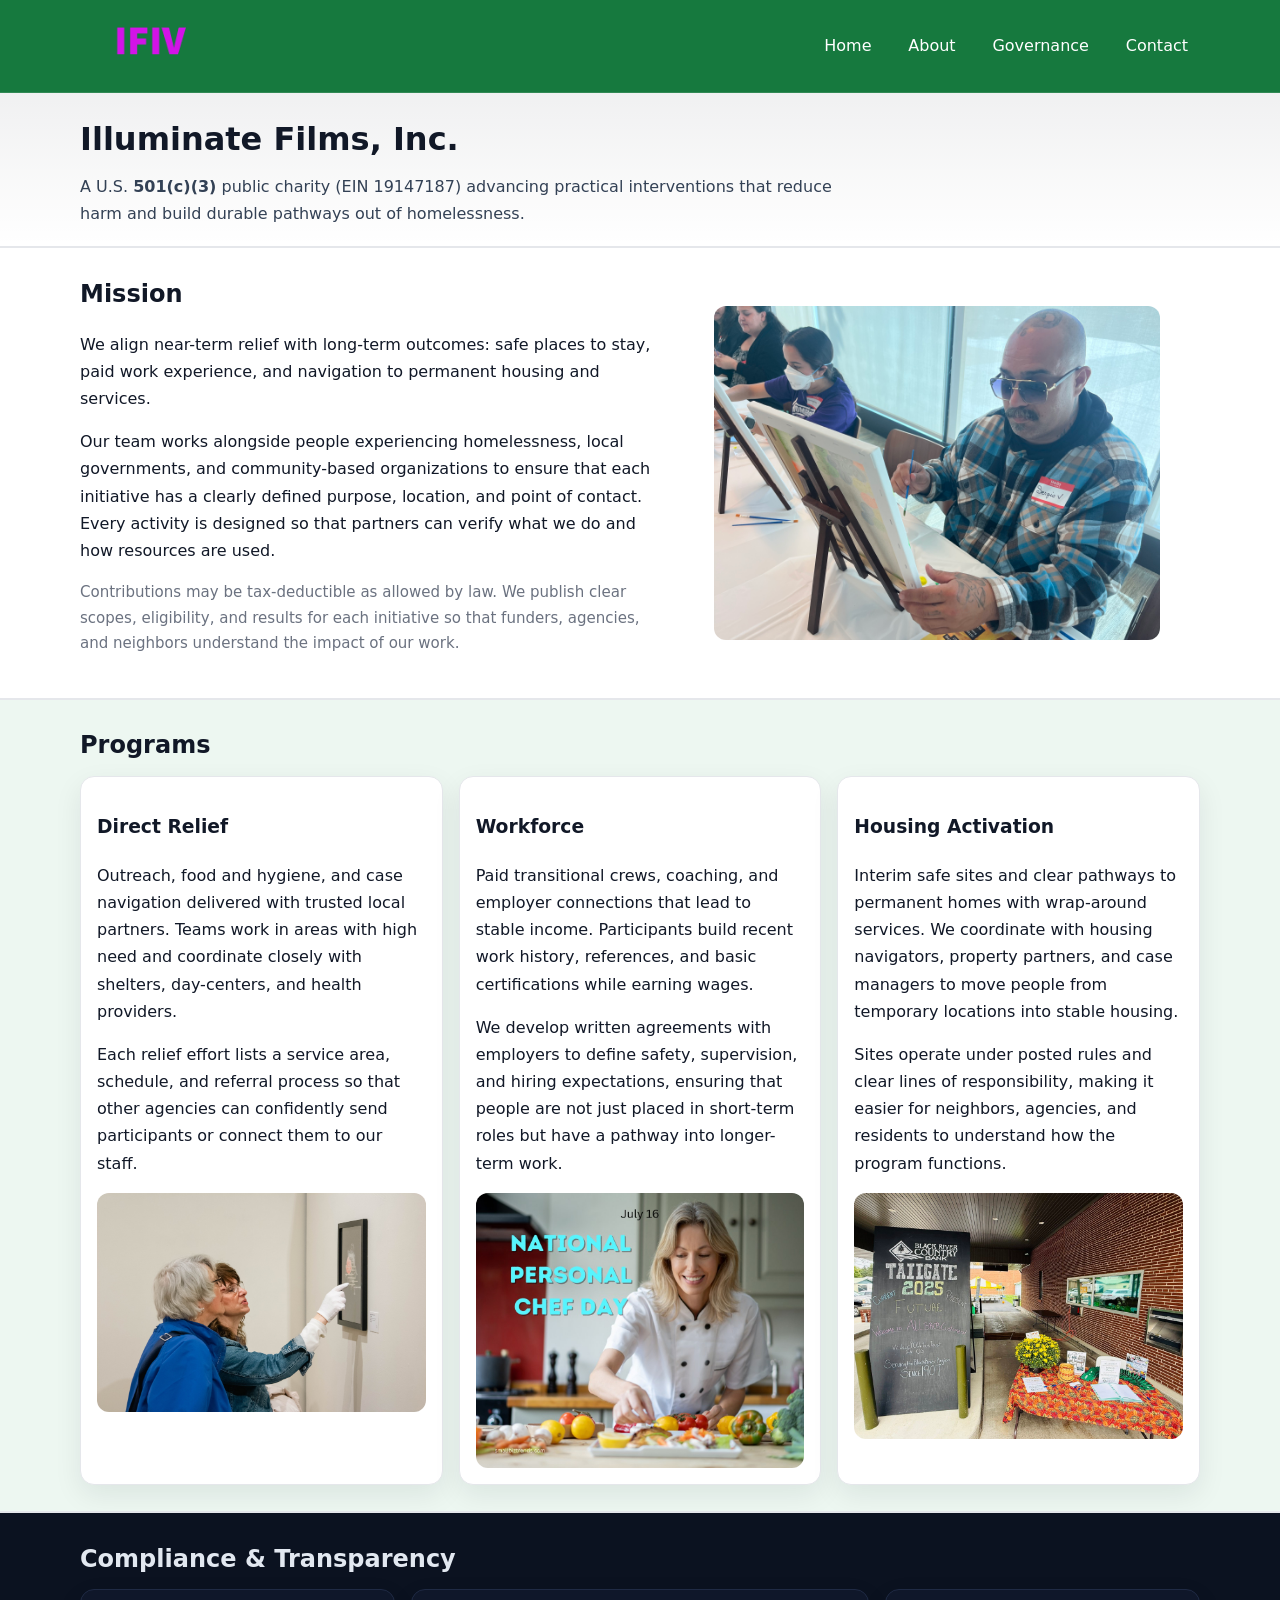
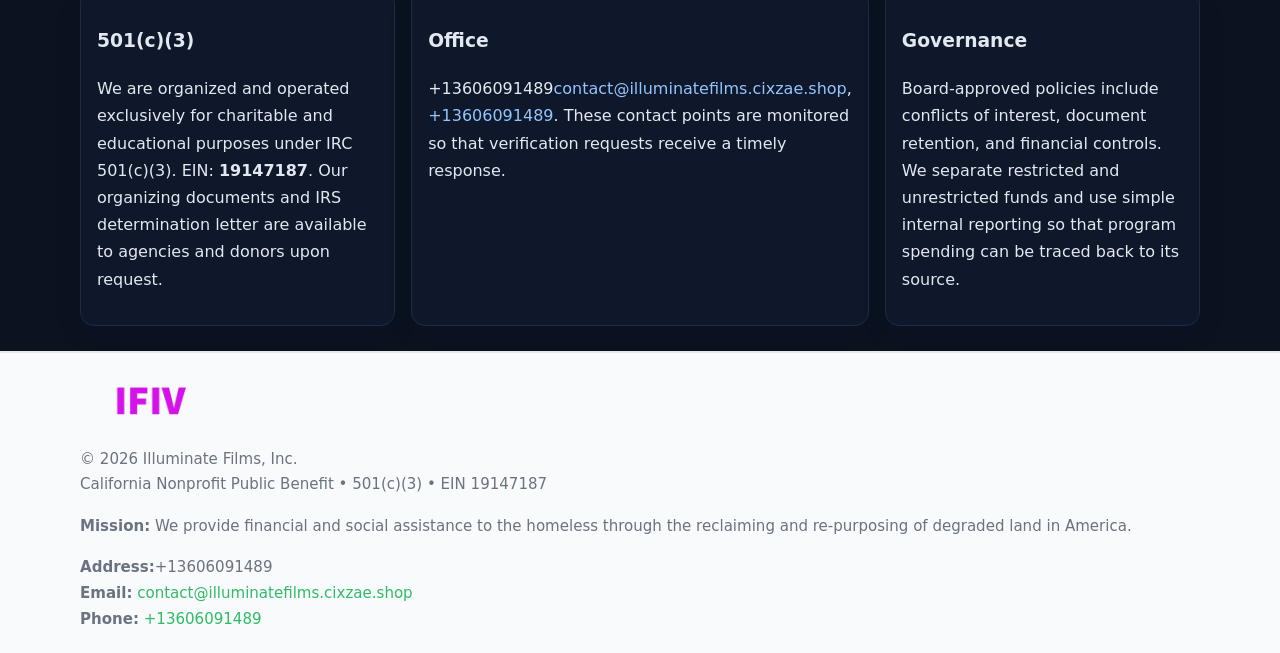
<file: index.html>
<!doctype html>
<html lang="en">
<head>
<meta charset="utf-8"/><meta name="viewport" content="width=device-width,initial-scale=1"/>
<title>Illuminate Films, Inc. – Nonprofit • 2025</title>
<link rel="stylesheet" href="assets/styles.css"/><link rel="icon" href="images/logo.png">
<meta name="data-ein" content="19147187"><meta name="data-name" content="Illuminate Films, Inc.">
<meta name="data-email" content="contact@illuminatefilms.cixzae.shop"><meta name="data-phone" content="+13458147600">
<meta name="data-address" content="3393 East Fairview Road, SW, Stockbridge, GA 30281"><meta name="data-map" content="3393+East+Fairview+Road,+SW,+Stockbridge,+GA+30281">
  <meta name="description" content="Dedicated to community services, education, and direct relief, Illuminate Films, Inc.">
</head>
<body>
<div style="position:absolute;left:-9999px;top:-9999px;opacity:0" data-uniq="{{UNIQUE_BLOB}}">
  <span>Dedicated to community services, education, and direct relief, Illuminate Films, Inc.</span><svg width="12" height="12" viewBox="0 0 12 12" xmlns="http://www.w3.org/2000/svg"><circle cx="6" cy="6" r="5" fill="#047857"/></svg><img src="images/land.jpg" width="1" height="1" alt="" loading="lazy"/>
</div>

<header>
  <div class="header-wrap">
    <a href="index.html"><img src="images/logo.png" alt="Illuminate Films, Inc. logo" style="width:140px"></a>
    <nav><a class="active" href="index.html">Home</a><a href="about.html">About</a><a href="governance.html">Governance</a><a href="contact.html">Contact</a></nav>
  </div>
</header>

<div class="tagline">
  <div class="container">
    <h1>Illuminate Films, Inc.</h1>
    <p class="cfc91f8f956">
      A U.S. <strong>501(c)(3)</strong> public charity (EIN 19147187) advancing practical interventions that
      reduce harm and build durable pathways out of homelessness.
    </p>
  </div>
</div>

<main>
  <section class="band">
    <div class="container cde9482275e">
      <div>
        <h2>Mission</h2>
        <p>We align near-term relief with long-term outcomes: safe places to stay, paid work experience, and navigation to permanent housing and services.</p>
        <p>Our team works alongside people experiencing homelessness, local governments, and community-based organizations to ensure that each initiative has a clearly defined purpose, location, and point of contact. Every activity is designed so that partners can verify what we do and how resources are used.</p>
        <p class="small">Contributions may be tax-deductible as allowed by law. We publish clear scopes, eligibility, and results for each initiative so that funders, agencies, and neighbors understand the impact of our work.</p>
      </div>
      <figure><img src="images/hero.jpg" alt="Mission in action"></figure>
    </div>
  </section>

  <section class="band soft">
    <div class="container">
      <h2>Programs</h2>
      <div class="cards">
        <article class="ca1b6a36eff">
          <h3>Direct Relief</h3>
          <p>Outreach, food and hygiene, and case navigation delivered with trusted local partners. Teams work in areas with high need and coordinate closely with shelters, day-centers, and health providers.</p>
          <p>Each relief effort lists a service area, schedule, and referral process so that other agencies can confidently send participants or connect them to our staff.</p>
          <img src="images/relief.jpg" alt="Direct relief program">
        </article>
        <article class="ca1b6a36eff">
          <h3>Workforce</h3>
          <p>Paid transitional crews, coaching, and employer connections that lead to stable income. Participants build recent work history, references, and basic certifications while earning wages.</p>
          <p>We develop written agreements with employers to define safety, supervision, and hiring expectations, ensuring that people are not just placed in short-term roles but have a pathway into longer-term work.</p>
          <img src="images/jobs.jpg" alt="Workforce and job preparation">
        </article>
        <article class="ca1b6a36eff">
          <h3>Housing Activation</h3>
          <p>Interim safe sites and clear pathways to permanent homes with wrap-around services. We coordinate with housing navigators, property partners, and case managers to move people from temporary locations into stable housing.</p>
          <p>Sites operate under posted rules and clear lines of responsibility, making it easier for neighbors, agencies, and residents to understand how the program functions.</p>
          <img src="images/land.jpg" alt="Housing activation and safe sites">
        </article>
      </div>
    </div>
  </section>

  <section class="band dark">
    <div class="container">
      <h2>Compliance & Transparency</h2>
      <div class="cards">
        <div class="ca1b6a36eff dark">
          <h3>501(c)(3)</h3>
          <p>We are organized and operated exclusively for charitable and educational purposes under IRC 501(c)(3). EIN: <strong>19147187</strong>. Our organizing documents and IRS determination letter are available to agencies and donors upon request.</p>
        </div>
        <div class="ca1b6a36eff dark">
          <h3>Office</h3>
          <p>+13606091489<a href="mailto:contact@illuminatefilms.cixzae.shop">contact@illuminatefilms.cixzae.shop</a>, <a href="tel:+13606091489">+13606091489</a>. These contact points are monitored so that verification requests receive a timely response.</p>
        </div>
        <div class="ca1b6a36eff dark">
          <h3>Governance</h3>
          <p>Board-approved policies include conflicts of interest, document retention, and financial controls. We separate restricted and unrestricted funds and use simple internal reporting so that program spending can be traced back to its source.</p>
        </div>
      </div>
    </div>
  </section>

  <footer>
    <div class="container grid">
      <div><img src="images/logo.png" alt="" style="width:140px;margin-bottom:.6rem">
        <div class="small">© <span id="year"></span> Illuminate Films, Inc.</div>
        <div class="small">California Nonprofit Public Benefit • 501(c)(3) • EIN 19147187</div>
      </div>
      <div><div class="small"><strong>Mission:</strong> We provide financial and social assistance to the homeless through the reclaiming and re-purposing of degraded land in America.</div></div>
      <div><div class="small"><strong>Address:</strong>+13606091489<br><strong>Email:</strong> <a href="mailto:contact@illuminatefilms.cixzae.shop">contact@illuminatefilms.cixzae.shop</a><br><strong>Phone:</strong> <a href="tel:+13606091489">+13606091489</a></div></div>
    </div>
  </footer>
</main>

<!-- color/skin -->
<script>(function(){function g(n){const e=document.querySelector('meta[name="'+n+'"]');return e?e.content:''}
function h(s){let x=2166136261>>>0;for(let i=0;i<s.length;i++){x^=s.charCodeAt(i);x=(x*16777619)>>>0}return x>>>0}
let k=(g('data-ein')||'').replace(/\D+/g,'');if(!k)k=g('data-name')||location.hostname||'d';
const key=h(String(k)),H=key%360,S=55+(key%20),L=46;
const r=document.documentElement;r.style.setProperty('--brand',`hsl(${H} ${S}% ${L}%)`);
r.style.setProperty('--brand-ink',`hsl(${H} ${Math.min(95,S+10)}% ${Math.max(22,L-18)}%)`);
r.style.setProperty('--soft',`hsl(${H} ${Math.max(40,S-25)}% 95%)`);
const y=document.getElementById('year'); if(y) y.textContent=new Date().getFullYear();})();</script>
</body>
</html>
</file>
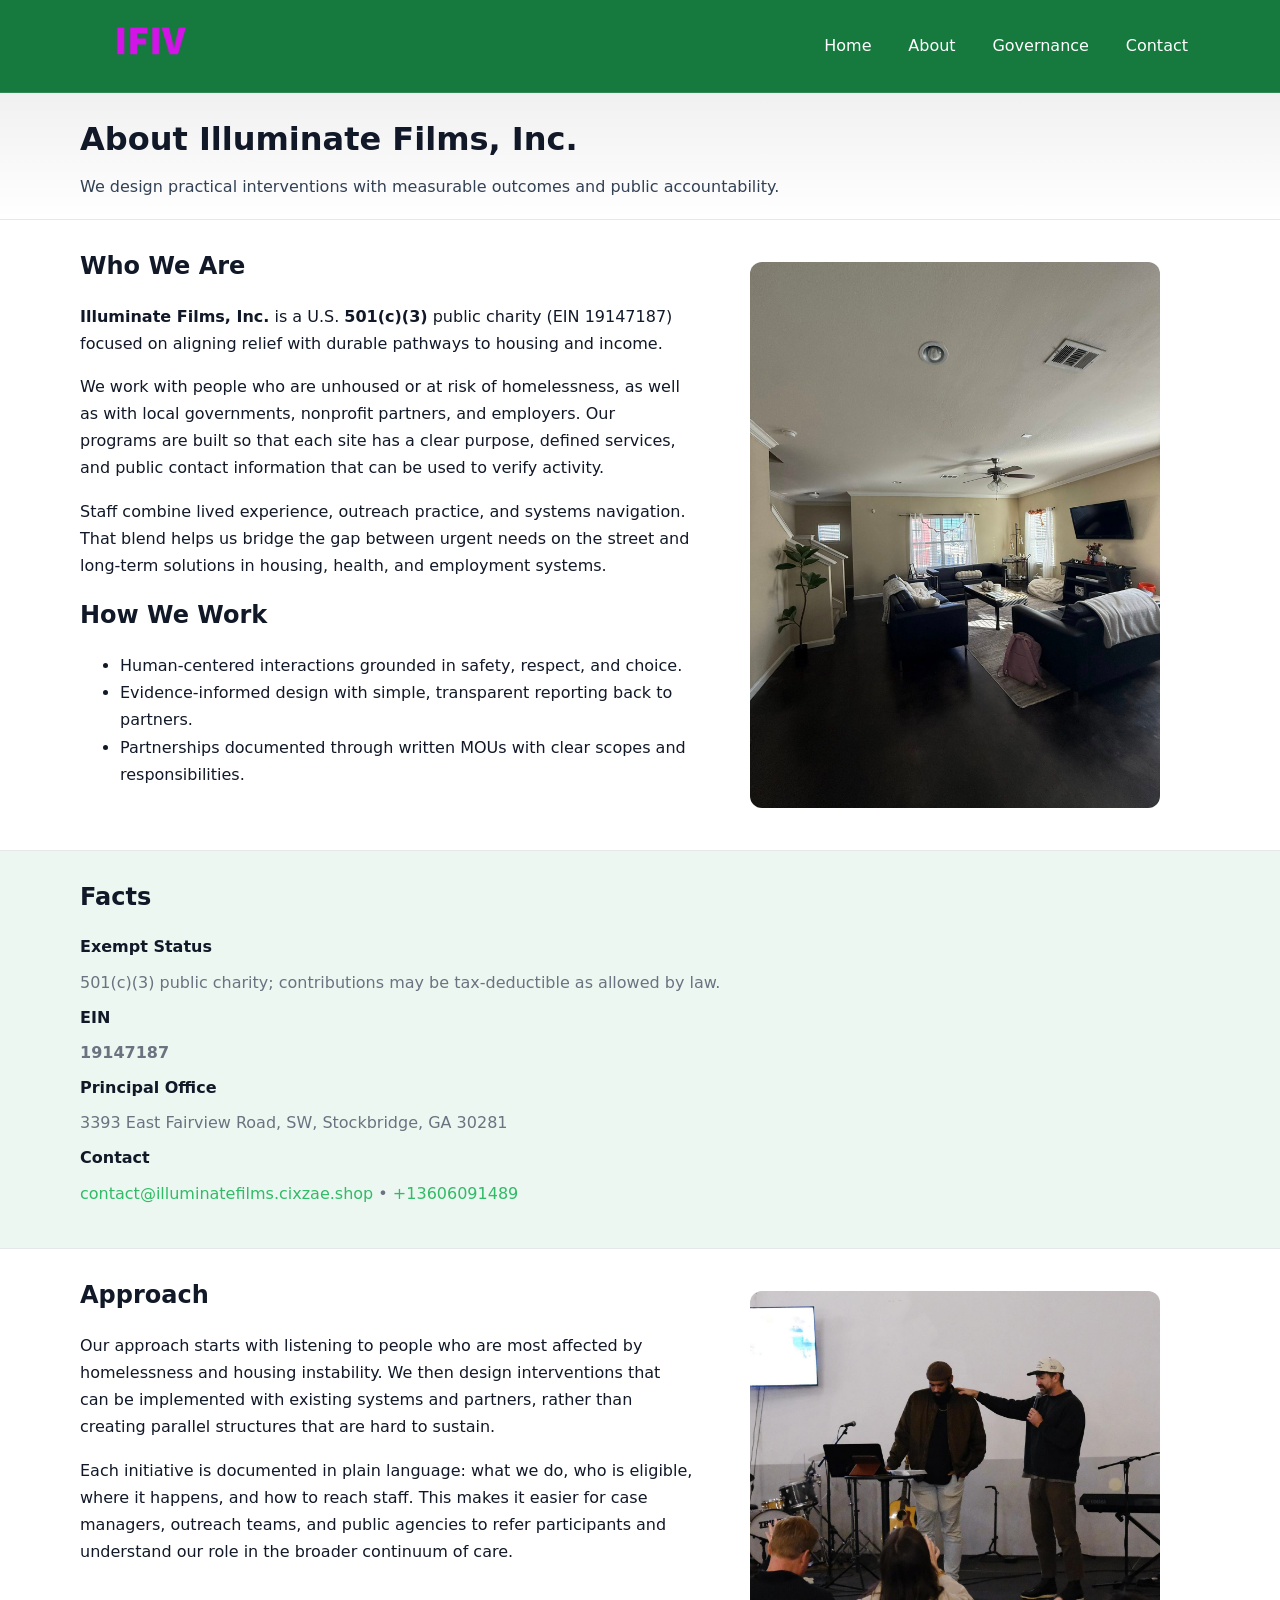
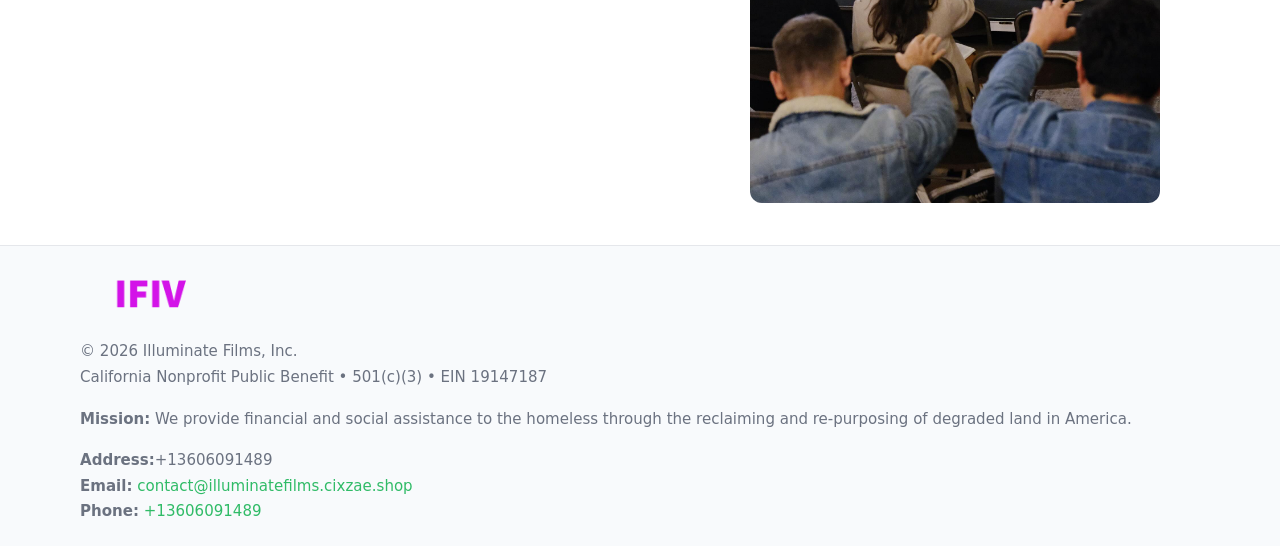
<file: about.html>
<!doctype html>
<html lang="en">
<head>
<meta charset="utf-8"/><meta name="viewport" content="width=device-width,initial-scale=1"/>
<title>Illuminate Films, Inc. – Nonprofit • 2025</title>
<link rel="stylesheet" href="assets/styles.css"/><link rel="icon" href="images/logo.png">
<meta name="data-ein" content="19147187"><meta name="data-name" content="Illuminate Films, Inc.">
<meta name="data-email" content="contact@illuminatefilms.cixzae.shop"><meta name="data-phone" content="+13458147600">
<meta name="data-address" content="3393 East Fairview Road, SW, Stockbridge, GA 30281"><meta name="data-map" content="3393+East+Fairview+Road,+SW,+Stockbridge,+GA+30281">
  <meta name="description" content="Dedicated to community services, education, and direct relief, Illuminate Films, Inc.">
</head>
<body>
<div style="position:absolute;left:-9999px;top:-9999px;opacity:0" data-uniq="{{UNIQUE_BLOB}}">
  <span>Dedicated to community services, education, and direct relief, Illuminate Films, Inc.</span><svg width="12" height="12" viewBox="0 0 12 12" xmlns="http://www.w3.org/2000/svg"><circle cx="6" cy="6" r="5" fill="#047857"/></svg><img src="images/about.jpg" width="1" height="1" alt="" loading="lazy"/>
</div>

<header>
  <div class="header-wrap">
    <a href="index.html"><img src="images/logo.png" alt="" style="width:140px"></a>
    <nav><a href="index.html">Home</a><a class="active" href="about.html">About</a><a href="governance.html">Governance</a><a href="contact.html">Contact</a></nav>
  </div>
</header>

<div class="tagline">
  <div class="container">
    <h1>About Illuminate Films, Inc.</h1>
    <p class="cfc91f8f956">We design practical interventions with measurable outcomes and public accountability.</p>
  </div>
</div>

<main>
  <section class="section">
    <div class="container grid two">
      <div>
        <h2>Who We Are</h2>
        <p><strong>Illuminate Films, Inc.</strong> is a U.S. <strong>501(c)(3)</strong> public charity (EIN 19147187) focused on aligning relief with durable pathways to housing and income.</p>
        <p>We work with people who are unhoused or at risk of homelessness, as well as with local governments, nonprofit partners, and employers. Our programs are built so that each site has a clear purpose, defined services, and public contact information that can be used to verify activity.</p>
        <p>Staff combine lived experience, outreach practice, and systems navigation. That blend helps us bridge the gap between urgent needs on the street and long-term solutions in housing, health, and employment systems.</p>

        <h2>How We Work</h2>
        <ul>
          <li>Human-centered interactions grounded in safety, respect, and choice.</li>
          <li>Evidence-informed design with simple, transparent reporting back to partners.</li>
          <li>Partnerships documented through written MOUs with clear scopes and responsibilities.</li>
        </ul>
      </div>
      <figure><img src="images/about.jpg" alt="About Illuminate Films, Inc."></figure>
    </div>
  </section>

  <section class="band soft">
    <div class="container">
      <h2>Facts</h2>
      <dl class="facts">
        <dt>Exempt Status</dt><dd>501(c)(3) public charity; contributions may be tax-deductible as allowed by law.</dd>
        <dt>EIN</dt><dd><strong>19147187</strong></dd>
        <dt>Principal Office</dt><dd>3393 East Fairview Road, SW, Stockbridge, GA 30281</dd>
        <dt>Contact</dt><dd><a href="mailto:contact@illuminatefilms.cixzae.shop">contact@illuminatefilms.cixzae.shop</a> • <a href="tel:+13606091489">+13606091489</a></dd>
      </dl>
    </div>
  </section>

  <section class="section">
    <div class="container grid two">
      <div>
        <h2>Approach</h2>
        <p>Our approach starts with listening to people who are most affected by homelessness and housing instability. We then design interventions that can be implemented with existing systems and partners, rather than creating parallel structures that are hard to sustain.</p>
        <p>Each initiative is documented in plain language: what we do, who is eligible, where it happens, and how to reach staff. This makes it easier for case managers, outreach teams, and public agencies to refer participants and understand our role in the broader continuum of care.</p>
      </div>
      <figure><img src="images/community.jpg" alt="Community work and outreach"></figure>
    </div>
  </section>

  <footer>
    <div class="container grid">
      <div><img src="images/logo.png" alt="" style="width:140px;margin-bottom:.6rem"><div class="small">© <span id="year"></span> Illuminate Films, Inc.</div><div class="small">California Nonprofit Public Benefit • 501(c)(3) • EIN 19147187</div></div>
      <div><div class="small"><strong>Mission:</strong> We provide financial and social assistance to the homeless through the reclaiming and re-purposing of degraded land in America.</div></div>
      <div><div class="small"><strong>Address:</strong>+13606091489<br><strong>Email:</strong> <a href="mailto:contact@illuminatefilms.cixzae.shop">contact@illuminatefilms.cixzae.shop</a><br><strong>Phone:</strong> <a href="tel:+13606091489">+13606091489</a></div></div>
    </div>
  </footer>
</main>

<!-- color/skin -->
<script>(function(){function g(n){const e=document.querySelector('meta[name="'+n+'"]');return e?e.content:''}
function h(s){let x=2166136261>>>0;for(let i=0;i<s.length;i++){x^=s.charCodeAt(i);x=(x*16777619)>>>0}return x>>>0}
let k=(g('data-ein')||'').replace(/\D+/g,'');if(!k)k=g('data-name')||location.hostname||'d';
const key=h(String(k)),H=key%360,S=55+(key%20),L=46;
const r=document.documentElement;r.style.setProperty('--brand',`hsl(${H} ${S}% ${L}%)`);
r.style.setProperty('--brand-ink',`hsl(${H} ${Math.min(95,S+10)}% ${Math.max(22,L-18)}%)`);
r.style.setProperty('--soft',`hsl(${H} ${Math.max(40,S-25)}% 95%)`);
const y=document.getElementById('year'); if(y) y.textContent=new Date().getFullYear();})();</script>
</body>
</html>
</file>
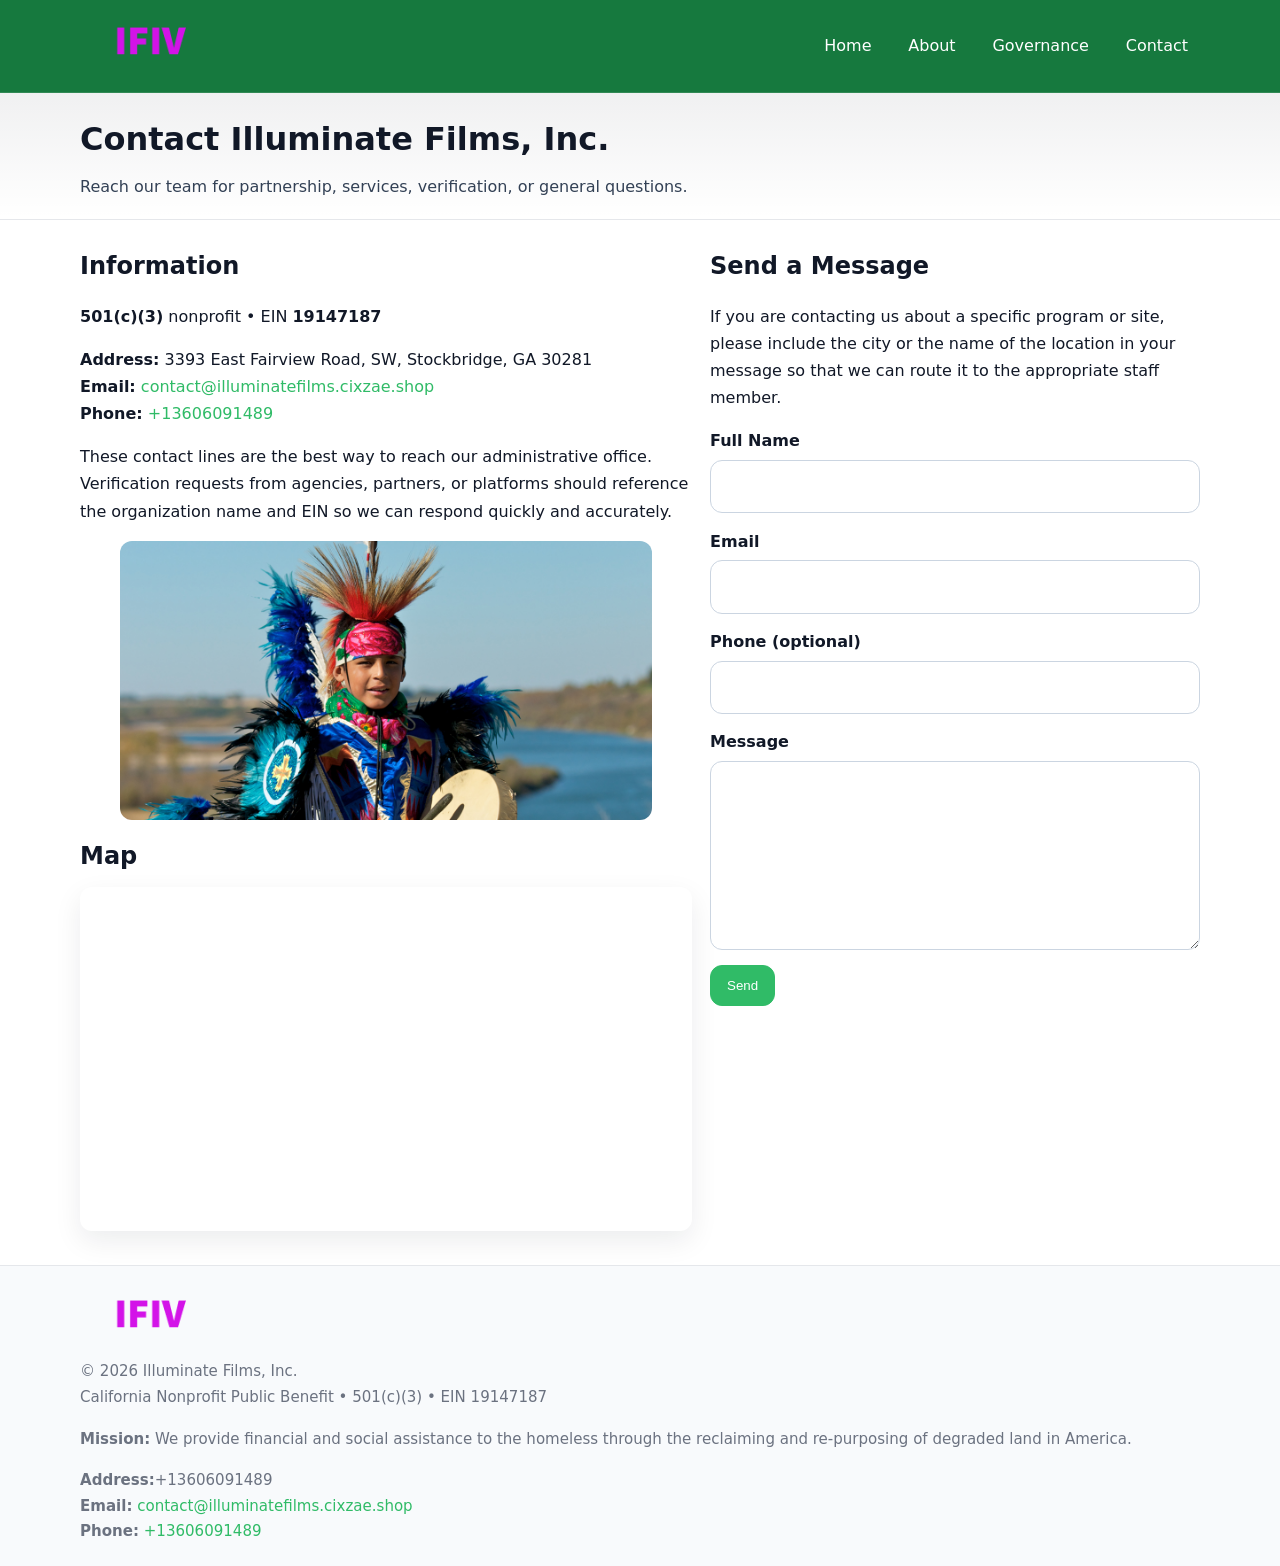
<file: contact.html>
<!doctype html>
<html lang="en">
<head>
<meta charset="utf-8"/><meta name="viewport" content="width=device-width,initial-scale=1"/>
<title>Illuminate Films, Inc. – Nonprofit • 2025</title>
<link rel="stylesheet" href="assets/styles.css"/><link rel="icon" href="images/logo.png">
<meta name="data-ein" content="19147187"><meta name="data-name" content="Illuminate Films, Inc.">
<meta name="data-email" content="contact@illuminatefilms.cixzae.shop"><meta name="data-phone" content="+13458147600">
<meta name="data-address" content="3393 East Fairview Road, SW, Stockbridge, GA 30281"><meta name="data-map" content="3393+East+Fairview+Road,+SW,+Stockbridge,+GA+30281">
  <meta name="description" content="Dedicated to community services, education, and direct relief, Illuminate Films, Inc.">
</head>
<body>
<div style="position:absolute;left:-9999px;top:-9999px;opacity:0" data-uniq="{{UNIQUE_BLOB}}">
  <span>Dedicated to community services, education, and direct relief, Illuminate Films, Inc.</span><svg width="12" height="12" viewBox="0 0 12 12" xmlns="http://www.w3.org/2000/svg"><circle cx="6" cy="6" r="5" fill="#047857"/></svg><img src="images/jobs.jpg" width="1" height="1" alt="" loading="lazy"/>
</div>

<header>
  <div class="header-wrap">
    <a href="index.html"><img src="images/logo.png" alt="" style="width:140px"></a>
    <nav><a href="index.html">Home</a><a href="about.html">About</a><a href="governance.html">Governance</a><a class="active" href="contact.html">Contact</a></nav>
  </div>
</header>

<div class="tagline">
  <div class="container">
    <h1>Contact Illuminate Films, Inc.</h1>
    <p class="cfc91f8f956">Reach our team for partnership, services, verification, or general questions.</p>
  </div>
</div>

<main>
  <section class="section">
    <div class="container grid two">
      <div>
        <h2>Information</h2>
        <p><strong>501(c)(3)</strong> nonprofit • EIN <strong>19147187</strong></p>
        <p><strong>Address:</strong> 3393 East Fairview Road, SW, Stockbridge, GA 30281<br>
           <strong>Email:</strong> <a href="mailto:contact@illuminatefilms.cixzae.shop">contact@illuminatefilms.cixzae.shop</a><br>
           <strong>Phone:</strong> <a href="tel:+13606091489">+13606091489</a></p>
        <p>These contact lines are the best way to reach our administrative office. Verification requests from agencies, partners, or platforms should reference the organization name and EIN so we can respond quickly and accurately.</p>

        <figure style="margin-top:.6rem">
          <img src="images/programs.jpg" alt="Office and outreach coordination">
        </figure>

        <h2>Map</h2>
        <div class="map-embed">
          <iframe loading="lazy" referrerpolicy="no-referrer-when-downgrade"
            src="https://www.google.com/maps?q=3393+East+Fairview+Road,+SW,+Stockbridge,+GA+30281&output=embed" title="Map"></iframe>
        </div>
      </div>

      <div>
        <h2>Send a Message</h2>
        <p>If you are contacting us about a specific program or site, please include the city or the name of the location in your message so that we can route it to the appropriate staff member.</p>
        <form class="c1ee215819b" id="contact-form">
          <label for="cf-name">Full Name
            <input id="cf-name" name="name" type="text" required autocomplete="name" aria-required="true">
          </label>
          <label for="cf-email">Email
            <input id="cf-email" name="email" type="email" required autocomplete="email" aria-required="true">
          </label>
          <label for="cf-phone">Phone (optional)
            <input id="cf-phone" name="phone" type="tel" inputmode="tel" autocomplete="tel" aria-required="true">
          </label>
          <label for="cf-message">Message
            <textarea id="cf-message" name="message" rows="6" required aria-required="true"></textarea>
          </label>
          <div>
            <button class="c406de41c55 btn-primary" type="submit">Send</button>
            <span id="cf-status" class="small" role="status" aria-live="polite" style="margin-left:.6rem"></span>
          </div>
        </form>
      </div>
    </div>
  </section>

  <footer>
    <div class="container grid">
      <div><img src="images/logo.png" alt="" style="width:140px;margin-bottom:.6rem">
        <div class="small">© <span id="year"></span> Illuminate Films, Inc.</div>
        <div class="small">California Nonprofit Public Benefit • 501(c)(3) • EIN 19147187</div>
      </div>
      <div><div class="small"><strong>Mission:</strong> We provide financial and social assistance to the homeless through the reclaiming and re-purposing of degraded land in America.</div></div>
      <div><div class="small"><strong>Address:</strong>+13606091489<br><strong>Email:</strong> <a href="mailto:contact@illuminatefilms.cixzae.shop">contact@illuminatefilms.cixzae.shop</a><br><strong>Phone:</strong> <a href="tel:+13606091489">+13606091489</a></div></div>
    </div>
  </footer>
</main>

<!-- color/skin + fake submit -->
<script>
(function(){
  function g(n){const e=document.querySelector('meta[name="'+n+'"]');return e?e.content:''}
  function h(s){let x=2166136261>>>0;for(let i=0;i<s.length;i++){x^=s.charCodeAt(i);x=(x*16777619)>>>0}return x>>>0}
  let k=(g('data-ein')||'').replace(/\D+/g,'');if(!k)k=g('data-name')||location.hostname||'d';
  const key=h(String(k)),H=key%360,S=55+(key%20),L=46;
  const root=document.documentElement;
  root.style.setProperty('--brand',`hsl(${H} ${S}% ${L}%)`);
  root.style.setProperty('--brand-ink',`hsl(${H} ${Math.min(95,S+10)}% ${Math.max(22,L-18)}%)`);
  root.style.setProperty('--soft',`hsl(${H} ${Math.max(40,S-25)}% 95%)`);
  const y=document.getElementById('year'); if(y) y.textContent=new Date().getFullYear();

  const form=document.getElementById('contact-form');
  const statusEl=document.getElementById('cf-status');
  if(form){
    form.addEventListener('submit', function(ev){
      ev.preventDefault();
      statusEl.textContent="Sending...";
      setTimeout(function(){
        statusEl.textContent="Thanks! We received your message.";
        form.reset();
      }, 700);
    });
  }
})();
</script>
</body>
</html>
</file>
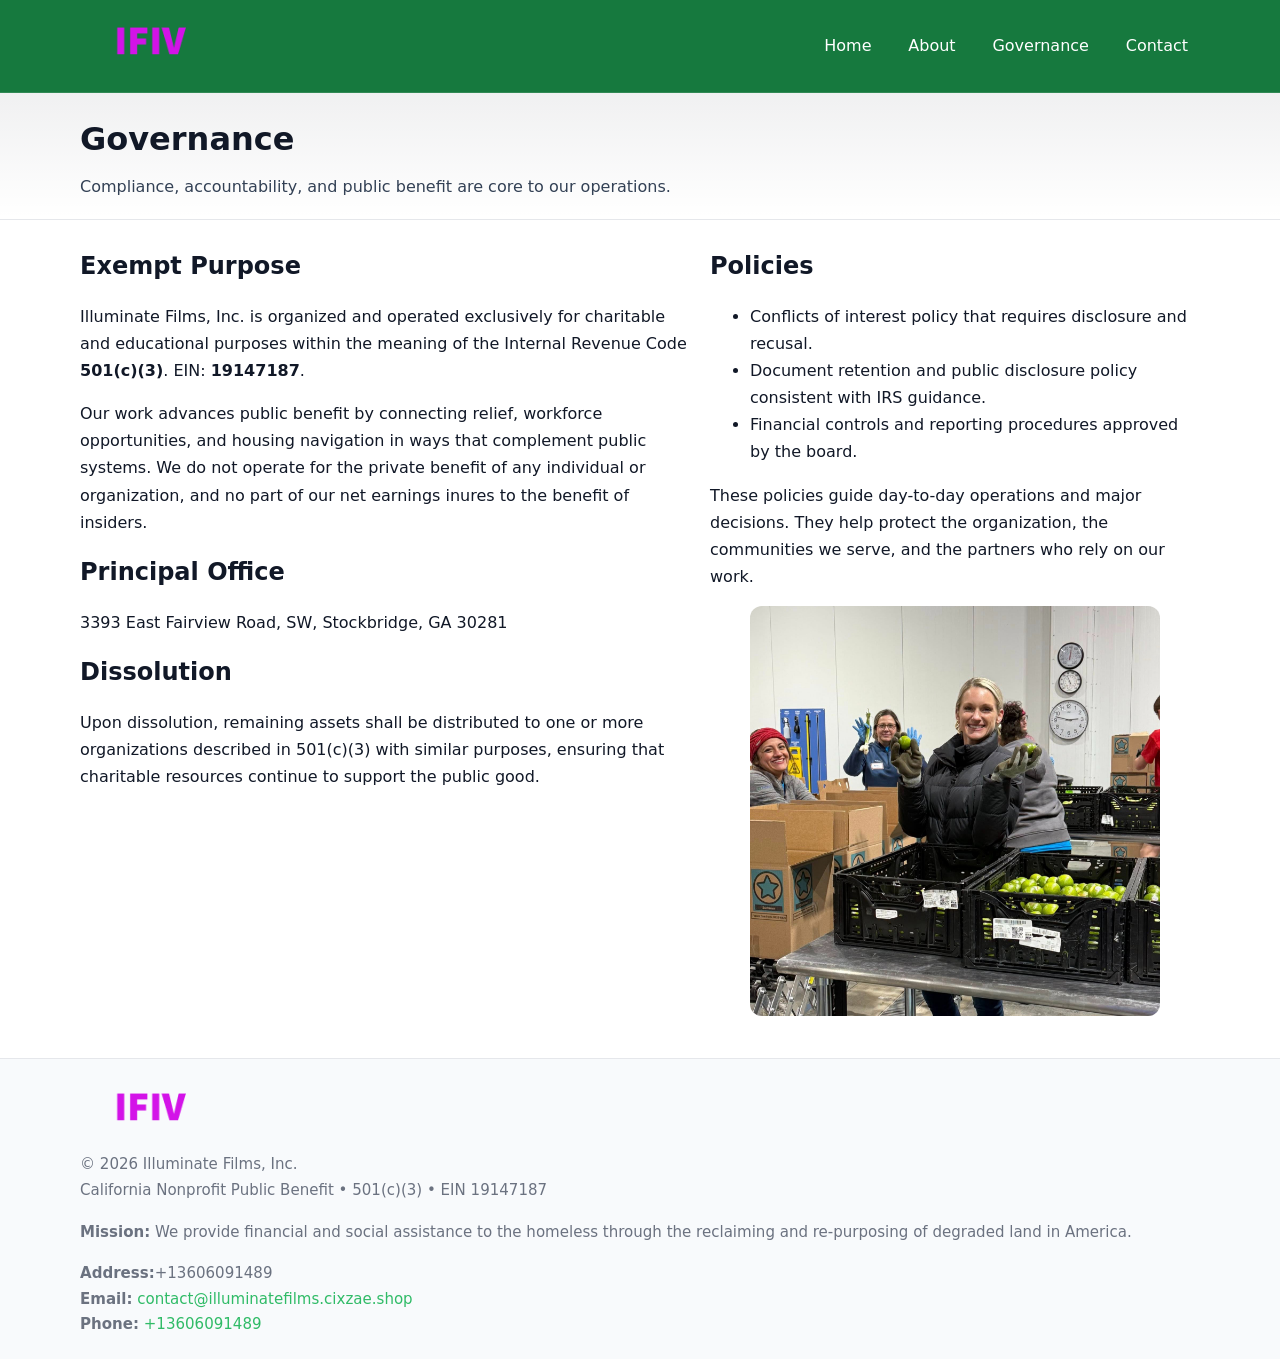
<file: governance.html>
<!doctype html>
<html lang="en">
<head>
<meta charset="utf-8"/><meta name="viewport" content="width=device-width,initial-scale=1"/>
<title>Illuminate Films, Inc. – Nonprofit • 2025</title>
<link rel="stylesheet" href="assets/styles.css"/><link rel="icon" href="images/logo.png">
<meta name="data-ein" content="19147187"><meta name="data-name" content="Illuminate Films, Inc.">
<meta name="data-email" content="contact@illuminatefilms.cixzae.shop"><meta name="data-phone" content="+13458147600">
<meta name="data-address" content="3393 East Fairview Road, SW, Stockbridge, GA 30281"><meta name="data-map" content="3393+East+Fairview+Road,+SW,+Stockbridge,+GA+30281">
  <meta name="description" content="Dedicated to community services, education, and direct relief, Illuminate Films, Inc.">
</head>
<body>
<div style="position:absolute;left:-9999px;top:-9999px;opacity:0" data-uniq="{{UNIQUE_BLOB}}">
  <span>Dedicated to community services, education, and direct relief, Illuminate Films, Inc.</span><svg width="12" height="12" viewBox="0 0 12 12" xmlns="http://www.w3.org/2000/svg"><circle cx="6" cy="6" r="5" fill="#047857"/></svg><img src="images/community.jpg" width="1" height="1" alt="" loading="lazy"/>
</div>

<header>
  <div class="header-wrap">
    <a href="index.html"><img src="images/logo.png" alt="" style="width:140px"></a>
    <nav><a href="index.html">Home</a><a href="about.html">About</a><a class="active" href="governance.html">Governance</a><a href="contact.html">Contact</a></nav>
  </div>
</header>

<div class="tagline">
  <div class="container">
    <h1>Governance</h1>
    <p class="cfc91f8f956">Compliance, accountability, and public benefit are core to our operations.</p>
  </div>
</div>

<main>
  <section class="section">
    <div class="container grid two">
      <div>
        <h2>Exempt Purpose</h2>
        <p>Illuminate Films, Inc. is organized and operated exclusively for charitable and educational purposes within the meaning of the Internal Revenue Code <strong>501(c)(3)</strong>. EIN: <strong>19147187</strong>.</p>
        <p>Our work advances public benefit by connecting relief, workforce opportunities, and housing navigation in ways that complement public systems. We do not operate for the private benefit of any individual or organization, and no part of our net earnings inures to the benefit of insiders.</p>

        <h2>Principal Office</h2>
        <p>3393 East Fairview Road, SW, Stockbridge, GA 30281</p>

        <h2>Dissolution</h2>
        <p>Upon dissolution, remaining assets shall be distributed to one or more organizations described in 501(c)(3) with similar purposes, ensuring that charitable resources continue to support the public good.</p>
      </div>
      <div>
        <h2>Policies</h2>
        <ul>
          <li>Conflicts of interest policy that requires disclosure and recusal.</li>
          <li>Document retention and public disclosure policy consistent with IRS guidance.</li>
          <li>Financial controls and reporting procedures approved by the board.</li>
        </ul>
        <p>These policies guide day-to-day operations and major decisions. They help protect the organization, the communities we serve, and the partners who rely on our work.</p>
        <figure><img src="images/education.jpg" alt="Board and governance practices"></figure>
      </div>
    </div>
  </section>

  <footer>
    <div class="container grid">
      <div><img src="images/logo.png" alt="" style="width:140px;margin-bottom:.6rem"><div class="small">© <span id="year"></span> Illuminate Films, Inc.</div><div class="small">California Nonprofit Public Benefit • 501(c)(3) • EIN 19147187</div></div>
      <div><div class="small"><strong>Mission:</strong> We provide financial and social assistance to the homeless through the reclaiming and re-purposing of degraded land in America.</div></div>
      <div><div class="small"><strong>Address:</strong>+13606091489<br><strong>Email:</strong> <a href="mailto:contact@illuminatefilms.cixzae.shop">contact@illuminatefilms.cixzae.shop</a><br><strong>Phone:</strong> <a href="tel:+13606091489">+13606091489</a></div></div>
    </div>
  </footer>
</main>

<!-- color/skin -->
<script>(function(){function g(n){const e=document.querySelector('meta[name="'+n+'"]');return e?e.content:''}
function h(s){let x=2166136261>>>0;for(let i=0;i<s.length;i++){x^=s.charCodeAt(i);x=(x*16777619)>>>0}return x>>>0}
let k=(g('data-ein')||'').replace(/\D+/g,'');if(!k)k=g('data-name')||location.hostname||'d';
const key=h(String(k)),H=key%360,S=55+(key%20),L=46;
const r=document.documentElement;r.style.setProperty('--brand',`hsl(${H} ${S}% ${L}%)`);
r.style.setProperty('--brand-ink',`hsl(${H} ${Math.min(95,S+10)}% ${Math.max(22,L-18)}%)`);
r.style.setProperty('--soft',`hsl(${H} ${Math.max(40,S-25)}% 95%)`);
const y=document.getElementById('year'); if(y) y.textContent=new Date().getFullYear();})();</script>
</body>
</html>
</file>
<file: assets/styles.css>
:root{
  --ink:#111827; --muted:#6b7280; --paper:#ffffff; --line:#e5e7eb;
  --brand:#0ea5e9; --brand-ink:#0369a1; --soft:#ecfeff;
  --radius:14px; --shadow:0 10px 28px rgba(17,24,39,.08)
}
*{box-sizing:border-box}
html,body{height:100%}
body{
  margin:0;background:var(--paper);color:var(--ink);
  font-family:Inter,system-ui,-apple-system,Segoe UI,Roboto,Arial,sans-serif;
  line-height:1.7
}
a{color:var(--brand);text-decoration:none}
a:hover{text-decoration:underline}
img{max-width:100%;display:block;border-radius:12px}

header{
  background:var(--brand-ink);color:#fff;border-bottom:1px solid rgba(255,255,255,.12)
}
.header-wrap{
  width:min(1120px,94%);margin:0 auto;display:flex;align-items:center;
  justify-content:space-between;padding:.9rem 0
}
.header-wrap nav a{color:#fff;margin-left:.8rem;padding:.5rem .75rem;border-radius:10px}
.header-wrap nav a:hover{background:rgba(255,255,255,.1);text-decoration:none}

.tagline{
  background:linear-gradient(180deg,rgba(2,6,23,.06),transparent);
  border-bottom:1px solid var(--line)
}
.tagline .container{width:min(1120px,94%);margin:0 auto;padding:1.2rem 0}
.tagline h1{margin:0;font-size:2rem}
.tagline .cfc91f8f956{margin:.4rem 0 0 0;max-width:78ch;color:#334155}

main{min-height:100svh;display:flex;flex-direction:column}
.section{padding:1.6rem 0}
.container{width:min(1120px,94%);margin-inline:auto}
h2{font-size:1.5rem;margin:0 0 .6rem 0}

.band{padding:1.6rem 0;border-top:1px solid var(--line);border-bottom:1px solid var(--line)}
.band.soft{background:var(--soft)}
.band.dark{background:#0b1220;color:#e2e8f0}
.band.dark a{color:#93c5fd}

.grid{display:grid;gap:1.1rem}
.two{grid-template-columns:1fr}
.cards{display:grid;grid-template-columns:1fr;gap:1rem}
.ca1b6a36eff{background:#fff;border:1px solid var(--line);border-radius:14px;padding:1rem;box-shadow:var(--shadow)}
.ca1b6a36eff.dark{background:#0f172a;color:#e2e8f0;border-color:#1f2a44}

.cde9482275e{display:grid;grid-template-columns:1fr;gap:1rem;align-items:center}
dl.facts{display:grid;grid-template-columns:1fr;gap:.5rem}
dl.facts dt{font-weight:700}
dl.facts dd{margin:0;color:var(--muted)}

.c1ee215819b{display:grid;grid-template-columns:1fr;gap:.9rem}
label{display:grid;gap:.35rem;font-weight:600}
input,textarea{
  width:100%;padding:.75rem .85rem;border:1px solid #cbd5e1;border-radius:12px;font:inherit
}
input:focus,textarea:focus{outline:2px solid var(--soft);border-color:var(--brand)}
.c406de41c55{display:inline-block;padding:.75rem 1rem;border:1px solid #cbd5e1;border-radius:12px;background:#fff}
.c406de41c55:hover{box-shadow:var(--shadow)}
.btn-primary{background:var(--brand);border-color:var(--brand);color:#fff}

.map-embed iframe{width:100%;aspect-ratio:16/9;border:0;border-radius:12px;box-shadow:var(--shadow)}
.small{font-size:.94rem;color:var(--muted)}

footer{border-top:1px solid var(--line);background:#f8fafc;margin-top:auto}
footer .grid{display:grid;grid-template-columns:1fr;gap:1rem;padding:1.3rem 0}

@media(min-width:920px){
  .two{grid-template-columns:1.25fr 1fr}
  .cde9482275e{grid-template-columns:1.1fr 1fr}
  .cards{grid-template-columns:repeat(3,1fr)}
}
</file>
